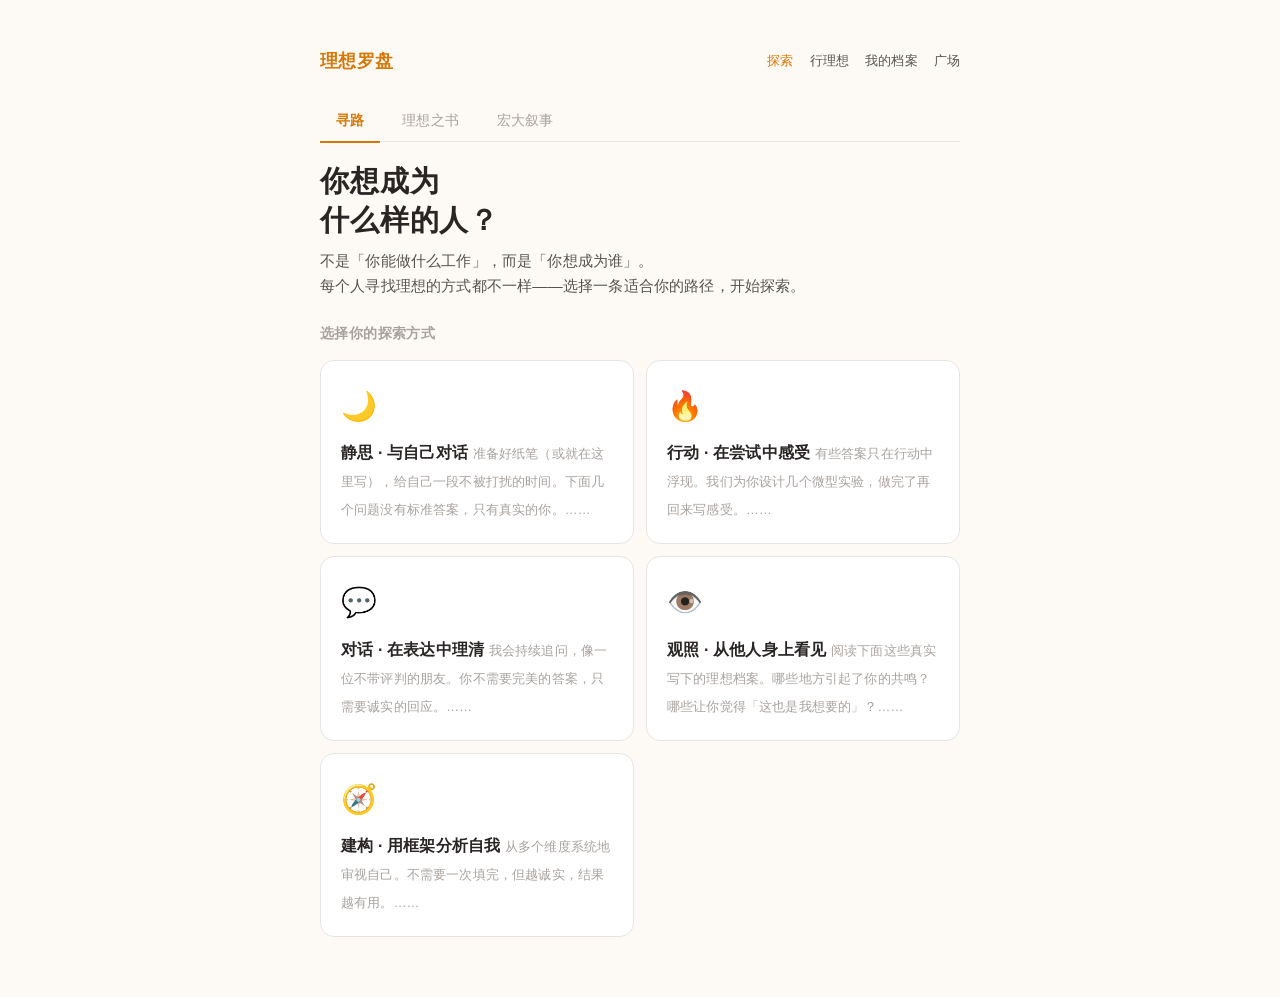
<file: 理想罗盘.html>
<!DOCTYPE html>
<html lang="zh-CN">
<head>
<meta charset="UTF-8">
<meta name="viewport" content="width=device-width, initial-scale=1.0">
<title>理想罗盘 — 发现你想成为什么样的人</title>
<link rel="icon" type="image/svg+xml" href="data:image/svg+xml,%3Csvg xmlns='http://www.w3.org/2000/svg' viewBox='0 0 64 64'%3E%3Ccircle cx='32' cy='32' r='29' fill='none' stroke='%23d97706' stroke-width='3'/%3E%3Ccircle cx='32' cy='32' r='4' fill='%23d97706'/%3E%3Cpolygon points='32,4 36,28 32,25 28,28' fill='%23d97706'/%3E%3Cpolygon points='32,60 28,36 32,39 36,36' fill='%23d97706' opacity='0.5'/%3E%3Cpolygon points='4,32 28,28 25,32 28,36' fill='%23d97706' opacity='0.4'/%3E%3Cpolygon points='60,32 36,36 39,32 36,28' fill='%23d97706' opacity='0.4'/%3E%3C/svg%3E">
<style>
  :root {
    --bg: #fdfaf5; --fg: #292524; --fg2: #57534e; --muted: #a8a29e;
    --accent: #d97706; --accent2: #f59e0b; --accent-bg: #fffbeb;
    --accent-border: #fde68a; --card: #ffffff; --border: #e7e5e4;
    --green: #16a34a; --green-bg: #f0fdf4; --green-border: #bbf7d0;
    --radius: 14px; --radius-sm: 10px;
    --shadow: 0 1px 3px rgba(0,0,0,0.04), 0 1px 2px rgba(0,0,0,0.03);
    --shadow-md: 0 4px 12px rgba(0,0,0,0.06);
  }
  *, *::before, *::after { box-sizing: border-box; margin: 0; padding: 0; }
  body {
    font-family: -apple-system, BlinkMacSystemFont, "PingFang SC", "Microsoft YaHei", "Noto Sans SC", sans-serif;
    background: var(--bg); color: var(--fg); min-height: 100vh; line-height: 1.75; letter-spacing: 0.01em;
  }
  .app-shell { max-width: 680px; margin: 0 auto; padding: 32px 20px 60px; }
  .topbar { display: flex; justify-content: space-between; align-items: center; padding: 14px 0; margin-bottom: 10px; flex-wrap: wrap; gap: 8px; }
  .logo { font-weight: 700; font-size: 1.1rem; color: var(--accent); cursor: pointer; letter-spacing: 0.02em; }
  .topbar-links { display: flex; gap: 16px; flex-wrap: wrap; }
  .topbar-link { font-size: 0.82rem; color: var(--fg2); cursor: pointer; transition: color 0.15s; font-weight: 500; white-space: nowrap; }
  .topbar-link:hover, .topbar-link.active { color: var(--accent); }
  .screen { display: none; }
  .screen.active { display: block; }
  .card { background: var(--card); border: 1px solid var(--border); border-radius: var(--radius); box-shadow: var(--shadow); padding: 36px 32px; margin-bottom: 20px; }
  h1 { font-size: 1.8rem; font-weight: 750; letter-spacing: 0.03em; line-height: 1.35; margin-bottom: 8px; }
  h2 { font-size: 1.35rem; font-weight: 700; letter-spacing: 0.02em; margin-bottom: 12px; }
  h3 { font-size: 1rem; font-weight: 650; margin-bottom: 6px; }
  .sub { color: var(--fg2); font-size: 0.95rem; margin-bottom: 24px; line-height: 1.65; }
  .btn { display: inline-flex; align-items: center; justify-content: center; gap: 6px; padding: 11px 26px; font-size: 0.93rem; font-weight: 600; border: none; border-radius: var(--radius-sm); cursor: pointer; transition: all 0.15s; letter-spacing: 0.02em; font-family: inherit; }
  .btn-primary { background: var(--accent); color: #fff; }
  .btn-primary:hover { background: #b45309; }
  .btn-outline { background: transparent; border: 1.5px solid var(--border); color: var(--fg2); }
  .btn-outline:hover { border-color: var(--accent); color: var(--accent); }
  .btn-ghost { background: transparent; color: var(--fg2); padding: 10px 16px; }
  .btn-ghost:hover { color: var(--fg); }
  .btn:disabled { opacity: 0.35; cursor: not-allowed; }
  .btn-sm { padding: 7px 16px; font-size: 0.82rem; }
  .btn-green { background: var(--green); color: #fff; }
  .btn-green:hover { background: #15803d; }

  /* Sub-tabs */
  .subtab-bar { display: flex; gap: 6px; margin-bottom: 20px; border-bottom: 1.5px solid var(--border); padding-bottom: 0; }
  .subtab { padding: 8px 16px; font-size: 0.85rem; cursor: pointer; color: var(--muted); border-bottom: 2px solid transparent; margin-bottom: -1.5px; transition: all 0.15s; font-weight: 500; }
  .subtab:hover { color: var(--fg2); }
  .subtab.active { color: var(--accent); border-bottom-color: var(--accent); font-weight: 650; }

  .path-grid { display: grid; grid-template-columns: 1fr 1fr; gap: 12px; }
  @media (max-width: 500px) { .path-grid { grid-template-columns: 1fr; } }
  .path-card { border: 1.5px solid var(--border); border-radius: var(--radius); padding: 20px; cursor: pointer; transition: all 0.2s; background: var(--card); text-align: left; }
  .path-card:hover { border-color: var(--accent-border); background: var(--accent-bg); box-shadow: var(--shadow-md); }
  .path-card .emoji { font-size: 1.8rem; margin-bottom: 8px; display: block; }
  .path-card .title { font-weight: 650; font-size: 1rem; margin-bottom: 4px; }
  .path-card .hint { font-size: 0.8rem; color: var(--muted); line-height: 1.45; }

  .prompt-question { font-size: 1.15rem; font-weight: 650; margin-bottom: 14px; line-height: 1.5; }
  .text-input { width: 100%; padding: 14px 16px; border: 1.5px solid var(--border); border-radius: var(--radius-sm); font-size: 0.95rem; font-family: inherit; line-height: 1.6; resize: vertical; min-height: 100px; background: #fafaf9; transition: border-color 0.15s; color: var(--fg); }
  .text-input:focus { outline: none; border-color: var(--accent); background: var(--card); box-shadow: 0 0 0 3px rgba(217,119,6,0.08); }
  .text-input::placeholder { color: var(--muted); }
  .step-indicator { display: flex; align-items: center; gap: 8px; margin-bottom: 24px; font-size: 0.82rem; color: var(--muted); }
  .step-dot-row { display: flex; gap: 5px; flex: 1; }
  .step-dot { height: 3px; flex: 1; border-radius: 2px; background: var(--border); transition: background 0.3s; }
  .step-dot.done { background: var(--accent-border); }
  .step-dot.current { background: var(--accent); }
  .tag-group { display: flex; flex-wrap: wrap; gap: 8px; margin: 8px 0; }
  .tag-btn { padding: 8px 16px; border: 1.5px solid var(--border); border-radius: 24px; font-size: 0.88rem; cursor: pointer; transition: all 0.15s; background: var(--card); color: var(--fg2); font-family: inherit; }
  .tag-btn:hover { border-color: var(--accent-border); background: var(--accent-bg); }
  .tag-btn.picked { border-color: var(--accent); background: #fef3c7; color: #92400e; font-weight: 600; }
  .profile-section { margin-bottom: 20px; }
  .profile-section h3 { font-size: 0.85rem; text-transform: uppercase; letter-spacing: 0.06em; color: var(--accent); margin-bottom: 8px; }
  .profile-block { background: #fafaf9; border-radius: var(--radius-sm); padding: 16px; font-size: 0.95rem; line-height: 1.7; white-space: pre-wrap; color: var(--fg); }
  .profile-block.empty { color: var(--muted); font-style: italic; }
  .community-grid { display: grid; grid-template-columns: 1fr; gap: 14px; }
  .persona-card { border: 1px solid var(--border); border-radius: var(--radius); padding: 20px; background: var(--card); cursor: pointer; transition: all 0.15s; }
  .persona-card:hover { border-color: var(--accent-border); box-shadow: var(--shadow-md); }
  .persona-header { display: flex; justify-content: space-between; align-items: baseline; margin-bottom: 6px; }
  .persona-name { font-weight: 650; font-size: 1rem; }
  .persona-date { font-size: 0.75rem; color: var(--muted); }
  .persona-statement { font-size: 0.9rem; color: var(--fg2); line-height: 1.6; display: -webkit-box; -webkit-line-clamp: 3; -webkit-box-orient: vertical; overflow: hidden; }
  .fade-in { animation: fadeIn 0.4s ease; }
  @keyframes fadeIn { from { opacity: 0; transform: translateY(10px); } to { opacity: 1; transform: translateY(0); } }
  .modal-overlay { position: fixed; inset: 0; background: rgba(0,0,0,0.3); display: flex; align-items: center; justify-content: center; z-index: 100; padding: 20px; }
  .modal { background: var(--card); border-radius: var(--radius); max-width: 560px; width: 100%; max-height: 85vh; overflow-y: auto; padding: 32px; box-shadow: 0 20px 40px rgba(0,0,0,0.15); }
  hr { border: none; border-top: 1px solid var(--border); margin: 24px 0; }
  .empty-state { text-align: center; padding: 40px 20px; color: var(--muted); }
  .empty-state .icon { font-size: 2.5rem; margin-bottom: 12px; }

  /* Book cards */
  .book-card { display: flex; gap: 16px; padding: 18px; border: 1px solid var(--border); border-radius: var(--radius); margin-bottom: 12px; background: var(--card); transition: all 0.15s; }
  .book-card:hover { border-color: var(--accent-border); box-shadow: var(--shadow-md); }
  .book-cover { width: 60px; height: 80px; border-radius: 6px; flex-shrink: 0; display: flex; align-items: center; justify-content: center; font-size: 1.6rem; }
  .book-info { flex: 1; }
  .book-title { font-weight: 650; font-size: 0.95rem; margin-bottom: 2px; }
  .book-author { font-size: 0.8rem; color: var(--muted); margin-bottom: 6px; }
  .book-why { font-size: 0.82rem; color: var(--accent); line-height: 1.5; }

  /* Narrative cards */
  .narrative-card { border: 1.5px solid var(--border); border-radius: var(--radius); padding: 24px; margin-bottom: 14px; background: var(--card); transition: all 0.15s; }
  .narrative-card:hover { border-color: var(--accent-border); box-shadow: var(--shadow-md); }
  .narrative-number { font-size: 2rem; font-weight: 800; color: var(--accent); line-height: 1; margin-bottom: 4px; }
  .narrative-fact { font-size: 0.95rem; font-weight: 650; margin-bottom: 8px; line-height: 1.5; }
  .narrative-detail { font-size: 0.85rem; color: var(--fg2); line-height: 1.65; margin-bottom: 10px; }
  .narrative-reflection { font-size: 0.82rem; color: var(--accent); font-style: italic; }

  /* Achievement */
  .achievement-grid { display: grid; grid-template-columns: 1fr 1fr; gap: 10px; }
  @media (max-width: 500px) { .achievement-grid { grid-template-columns: 1fr; } }
  .achievement-badge { border: 1.5px solid var(--border); border-radius: var(--radius); padding: 16px; text-align: center; transition: all 0.2s; background: var(--card); }
  .achievement-badge.earned { border-color: var(--green-border); background: var(--green-bg); }
  .achievement-badge .badge-icon { font-size: 2rem; display: block; margin-bottom: 6px; }
  .achievement-badge .badge-name { font-weight: 650; font-size: 0.85rem; margin-bottom: 2px; }
  .achievement-badge .badge-date { font-size: 0.7rem; color: var(--muted); }
  .achievement-badge.locked { opacity: 0.5; }

  /* Milestone timeline */
  .milestone-item { display: flex; gap: 12px; padding: 14px 0; border-bottom: 1px solid #f5f5f4; align-items: flex-start; }
  .milestone-item:last-child { border-bottom: none; }
  .milestone-check { width: 28px; height: 28px; border-radius: 50%; border: 2px solid var(--border); flex-shrink: 0; cursor: pointer; display: flex; align-items: center; justify-content: center; transition: all 0.2s; font-size: 0.8rem; background: var(--card); }
  .milestone-check.checked { background: var(--green); border-color: var(--green); color: #fff; }
  .milestone-check:hover { border-color: var(--green); }
  .milestone-body { flex: 1; }
  .milestone-title { font-weight: 600; font-size: 0.9rem; }
  .milestone-desc { font-size: 0.8rem; color: var(--muted); margin-top: 2px; }
  .milestone-done-title { text-decoration: line-through; color: var(--muted); }

  /* Resource card */
  .resource-card { display: flex; align-items: center; gap: 12px; padding: 12px 14px; border: 1px solid var(--border); border-radius: var(--radius-sm); margin-bottom: 8px; cursor: pointer; transition: all 0.15s; }
  .resource-card:hover { border-color: var(--accent-border); background: #fafaf9; }
  .resource-card.selected { border-color: var(--accent); background: var(--accent-bg); }
  .resource-icon { font-size: 1.3rem; flex-shrink: 0; }
  .resource-info { flex: 1; }
  .resource-name { font-weight: 600; font-size: 0.88rem; }
  .resource-type { font-size: 0.72rem; color: var(--muted); }

  .share-bar { display: flex; gap: 8px; margin-top: 12px; }
  .copied-toast { position: fixed; bottom: 30px; left: 50%; transform: translateX(-50%); background: var(--fg); color: #fff; padding: 10px 24px; border-radius: 24px; font-size: 0.85rem; z-index: 200; animation: fadeIn 0.3s ease; }
</style>
</head>
<body>
<div class="app-shell" id="app">

  <div class="topbar">
    <span class="logo" onclick="navigate('home')">理想罗盘</span>
    <div class="topbar-links">
      <span class="topbar-link active" data-nav="home" onclick="navigate('home')">探索</span>
      <span class="topbar-link" data-nav="action" onclick="navigate('action')">行理想</span>
      <span class="topbar-link" data-nav="profile" onclick="navigate('profile')">我的档案</span>
      <span class="topbar-link" data-nav="community" onclick="navigate('community')">广场</span>
    </div>
  </div>

  <!-- HOME SCREEN -->
  <div class="screen active" id="screen-home">
    <div class="subtab-bar" id="home-subtabs">
      <span class="subtab active" data-sub="paths" onclick="switchHomeTab('paths')">寻路</span>
      <span class="subtab" data-sub="books" onclick="switchHomeTab('books')">理想之书</span>
      <span class="subtab" data-sub="narratives" onclick="switchHomeTab('narratives')">宏大叙事</span>
    </div>
    <div id="home-tab-content" class="fade-in"></div>
  </div>

  <!-- EXPLORATION SCREEN -->
  <div class="screen" id="screen-explore">
    <div class="card fade-in" id="explore-card"></div>
  </div>

  <!-- ACTION SCREEN -->
  <div class="screen" id="screen-action">
    <div class="card fade-in" id="action-card"></div>
  </div>

  <!-- PROFILE SCREEN -->
  <div class="screen" id="screen-profile">
    <div class="card fade-in" id="profile-card"></div>
  </div>

  <!-- COMMUNITY SCREEN -->
  <div class="screen" id="screen-community">
    <div class="card fade-in" id="community-card"></div>
  </div>

</div>
<div id="modal-container"></div>

<script>
// ============================================================
// DATA
// ============================================================

const PATH_META = {
  reflect: { name: "静思 · 与自己对话", emoji: "🌙", desc: "准备好纸笔（或就在这里写），给自己一段不被打扰的时间。下面几个问题没有标准答案，只有真实的你。" },
  act: { name: "行动 · 在尝试中感受", emoji: "🔥", desc: "有些答案只在行动中浮现。我们为你设计几个微型实验，做完了再回来写感受。" },
  dialogue: { name: "对话 · 在表达中理清", emoji: "💬", desc: "我会持续追问，像一位不带评判的朋友。你不需要完美的答案，只需要诚实的回应。" },
  observe: { name: "观照 · 从他人身上看见", emoji: "👁️", desc: "阅读下面这些真实写下的理想档案。哪些地方引起了你的共鸣？哪些让你觉得「这也是我想要的」？" },
  frame: { name: "建构 · 用框架分析自我", emoji: "🧭", desc: "从多个维度系统地审视自己。不需要一次填完，但越诚实，结果越有用。" }
};

const REFLECT_PROMPTS = [
  { q: "童年时，你最喜欢做什么事？那时的你为什么感到快乐？", hint: "不要评判它是否「有用」，只是回忆。" },
  { q: "你曾经羡慕过谁？羡慕他/她的什么？", hint: "羡慕是一面镜子，照出你真正渴望的东西。" },
  { q: "如果完全不会失败，你最想尝试的一件事是什么？", hint: "去掉恐惧之后，剩下的就是方向。" },
  { q: "你希望80岁的自己如何评价这一生？", hint: "从终点回望，什么才真正重要。" },
  { q: "什么样的时刻让你觉得「这才是我」？描述一个具体的场景。", hint: "也许只是一个瞬间，但它有线索。" }
];

const ACT_EXPERIMENTS = [
  { title: "做一件你一直想但没做的事", desc: "哪怕很小——画一幅画、写一篇文章、和一个陌生人聊天、做一道从没做过的菜。花30分钟，就今天。", q: "做完之后，你的感受是什么？过程中有没有哪个瞬间让你觉得投入或享受？" },
  { title: "观察你一周中的高峰时刻", desc: "接下来一周，每天记录三个让你觉得充实或愉悦的时刻。不是刷手机的快乐，而是做完之后觉得「今天没白过」的那种。", q: "回顾你的记录，有没有什么规律？这些时刻在做什么类型的事？" },
  { title: "和一个你做不来的人聊聊", desc: "找一个和你走在完全不同道路上的人——不同的行业、不同的生活方式——和他/她聊一聊，问问对方为什么选择这条路。", q: "对方的哪一个观点让你觉得意外或触动？为什么？" },
  { title: "想象你的「反事实人生」", desc: "选一个你人生中的转折点。如果当时你做了另一个选择，你现在会在做什么？认真想象那条路。", q: "那个平行世界里的你，拥有你现在缺少的什么？你现在拥有的，有没有那个世界里的你也羡慕的？" }
];

const DIALOGUE_START = { q: "告诉我，最近一次让你觉得「这件事值得做」是什么时候？", name: "q1" };
const DIALOGUE_FOLLOWUPS = {
  q1: { q: "那种「值得」的感觉，具体来自哪里——是事情本身有趣，还是它带来的结果让你满足？", next: "q2" },
  q2: { q: "如果剥离外在的认可（钱、掌声、别人的看法），你还会做类似的事吗？", next: "q3" },
  q3: { q: "如果不考虑任何现实限制，你希望把生命中接下来十年投入到什么事情上？", next: "q4" },
  q4: { q: "你说出了那个方向。现在想想，你已经在为它做什么了？哪怕很小。", next: "q5" },
  q5: { q: "最后一个问题：如果五年后你回头看今天的自己，你最希望今天的你迈出的第一步是什么？", next: null }
};

const SAMPLE_PROFILES = [
  { name: "匿名 · 26岁", statement: "我想成为那种能用文字让人感到「被理解」的人。小时候我喜欢给朋友写信，不是那种寒暄的信，而是认真地告诉对方我觉得他有多特别。后来我学了金融，但我发现我做报表的时候在想「能不能把这份分析报告写得像一封信」。可能我的理想不是什么具体的职位——而是无论做什么，都保持用文字真诚地连接人。", values: ["真诚", "连接", "表达"], action: "每周写一篇短文，不为了发表，只是为了练习真诚地说话。" },
  { name: "匿名 · 31岁", statement: "我想成为一个「搭桥的人」。我的社区里有很多有才华的年轻人，但他们不知道去哪里找机会。我在大公司工作了八年，看到了两边——一边是需要人才的企业，一边是找不到路的人。我的理想是做一个连接器，把资源引到被忽视的地方。不是做慈善，是做生态。", values: ["公平", "赋能", "创造"], action: "已经开始在工作之余搭建一个技能分享的小组，目前有12个人每周见面。" },
  { name: "匿名 · 22岁", statement: "说实话我不知道我想成为什么样的人。但我知道我不想成为什么样——我不想成为一个麻木的人。我看到太多人30岁以后就不再好奇了，不再激动了，不再觉得「哇这个世界还有这么多我不知道的东西」。所以目前我的理想很简单：保持好奇，保持柔软，不要让自己变硬。", values: ["好奇", "柔软", "成长"], action: "每个月学一样完全陌生的东西。上个月是陶艺，这个月是观鸟。" }
];

const FRAME_DIMENSIONS = [
  { title: "能量来源", q: "什么样的事情让你精力充沛而不是疲惫？", tags: ["独自思考", "与人交流", "创造东西", "解决问题", "组织协调", "动手操作", "学习新知", "帮助他人"] },
  { title: "核心恐惧", q: "你最害怕自己的人生变成什么样子？", tags: ["一事无成", "失去自由", "被人遗忘", "平庸度日", "伤害他人", "孤独终老", "没有意义", "停滞不前"] },
  { title: "心之所向", q: "你希望这个世界因为你的存在而有什么不同？", tags: ["更公平", "更美", "更高效", "更温暖", "更有趣", "更健康", "更智慧", "更自由"] }
];

// ---- Ideal Books ----
const BOOKS = [
  { title: "活出生命的意义", author: "维克多·弗兰克尔", why: "一位从纳粹集中营幸存的心理学家，用一生证明：人可以在任何处境中找到意义。如果你觉得「我不知道为什么而活」，这本书是起点。", emoji: "📖", color: "#fef2f2" },
  { title: "牧羊少年奇幻之旅", author: "保罗·柯艾略", why: "一个关于追随内心召唤的寓言。当你真正渴望某件事时，整个宇宙都会合力助你实现。短小、易读，但可能改变你看待理想的方式。", emoji: "🐪", color: "#fefce8" },
  { title: "你想活出怎样的人生", author: "吉野源三郎", why: "一本在日本影响了几代人的书，借一个少年和舅舅的对话，探讨「人为什么活着」「什么是真正的价值」。宫崎骏的同名电影也由此而发。", emoji: "🌏", color: "#f0fdf4" },
  { title: "被讨厌的勇气", author: "岸见一郎 / 古贺史健", why: "阿德勒心理学的通俗化解读。核心观点：你的现在不由过去决定，你的理想也不需要别人认可。如果你总在顾虑他人眼光，这本书是解药。", emoji: "🦁", color: "#fdf4ff" },
  { title: "斯坦福大学人生设计课", author: "比尔·博内特 / 戴夫·伊万斯", why: "用设计思维面对人生——不是找到「唯一正确的路」，而是不断原型、测试、迭代。实操性极强，有很多可以立刻上手的练习。", emoji: "🎨", color: "#eff6ff" },
  { title: "小王子", author: "安托万·德·圣-埃克苏佩里", why: "不是童书。关于什么才是「重要的事」，关于用心去看那些眼睛看不见的东西。当你被实用主义淹没时，回来读一读小王子。", emoji: "⭐", color: "#fff7ed" },
  { title: "当我谈跑步时我谈些什么", author: "村上春树", why: "村上通过跑步反思写作和人生。他的核心洞察：持久的热情不是靠冲动，而是靠日复一日的纪律。理想不是激情，是习惯。", emoji: "🏃", color: "#f5f5f4" },
  { title: "人类群星闪耀时", author: "斯蒂芬·茨威格", why: "14个改变世界的历史瞬间。读这本书会让你意识到：一个人的决定可以改变历史的走向。你不是旁观者，你是潜在的「群星」之一。", emoji: "✨", color: "#fefce8" }
];

// ---- Grand Narratives ----
const NARRATIVES = [
  { number: "7.35亿", fact: "全球有7.35亿人面临饥饿", detail: "相当于每10个人中就有1个人不知道下一顿饭在哪里。不是因为食物不够——全球生产的食物足以喂饱所有人。是分配、冲突、气候和不公让粮食到不了需要的人手里。", reflection: "如果你拥有组织资源、制定政策、搭建系统或传播信息的能力——你愿意为改变这个数字做什么？", emoji: "🌾" },
  { number: "2.58亿", fact: "全球有2.58亿儿童和青少年失学", detail: "其中大多数集中在撒哈拉以南非洲和南亚。这不是因为他们不想学习——是因为贫穷、战争、性别歧视。教育是打破贫困循环最有效的方式，但它偏偏最不容易到达需要它的人。", reflection: "如果你擅长教学、写作、技术或组织——有什么方式是你可以把知识送到那些去不了学校的孩子面前的？", emoji: "📚" },
  { number: "80亿", fact: "地球上住着80亿人，但有近一半人从未使用过互联网", detail: "数字鸿沟比我们想象的大得多。在部分非洲国家，上网率不到20%。这意味着全球近一半的声音、创意和潜力从未被世界听到。", reflection: "如果你懂得技术、设计或内容创作——你愿意为「连接另一半世界」做点什么？", emoji: "🌐" },
  { number: "100万", fact: "每年有100万物种面临灭绝威胁", detail: "根据IPBES报告，地球上约八分之一的物种正面临灭绝风险。这不是遥远的未来——它正在发生。森林在消失，海洋在酸化，昆虫在减少。生物多样性是人类生存的基础。", reflection: "如果你关心自然、擅长科学或传播——你愿意用什么方式成为这个星球的守护者？", emoji: "🦋" },
  { number: "50%", fact: "全球碳排放的50%来自最富裕的10%人口", detail: "气候变化是不平等的放大器：碳排放最少的最贫困国家，承受着最大的气候灾难——洪水、干旱、飓风。富人制造问题，穷人承受后果。", reflection: "如果你关心公平、懂得技术或政策——你能做什么来推动一个更可持续也更公正的世界？", emoji: "🌍" },
  { number: "1/3", fact: "全球三分之一的女性曾遭遇暴力", detail: "根据WHO的数据，这是全球最普遍但最不被看见的人权危机之一。它发生在每个国家、每个阶层。改变它需要的不是单一的英雄，而是无数人从各自的位置上推动文化、法律和观念的变化。", reflection: "无论你的性别——如果你在乎公平、安全和尊严，你可以在哪里发挥作用？", emoji: "🤲" }
];

// ---- Resource Map (value → recommended resources) ----
const RESOURCE_MAP = {
  "自由": { books: ["被讨厌的勇气", "瓦尔登湖", "逃避自由"], vids: [{ title: "自由的真正含义是什么？", type: "TED-Ed" }, { title: "极简主义：记录生命中的重要事物", type: "纪录片" }], actions: ["尝试一周「零承诺」生活——不预设任何社交和任务，看看你的自由感从何而来", "列一张「不做什么」的清单，比「做什么」更重要"] },
  "创造": { books: ["艺术与恐惧", "创新者的窘境", "赖声川的创意学"], vids: [{ title: "创造力来自哪里？", type: "TED" }, { title: "抽象：设计的艺术", type: "Netflix 纪录片系列" }], actions: ["每天做一件和主业无关的创作——画画、写诗、做菜、拍照——连做14天", "加入一个创作者社群，每周分享一次自己的作品"] },
  "连接": { books: ["非暴力沟通", "群体的智慧", "社交天性"], vids: [{ title: "脆弱的力量", type: "TED (Brené Brown)" }, { title: "如何建立更深的连接？", type: "The School of Life" }], actions: ["这周主动联系一个你很久没联系但欣赏的人，告诉对方你为什么想起他/她", "组织一次小型的「理想夜谈」——邀请3-5个朋友，每个人分享自己真正想做的事"] },
  "成长": { books: ["终身成长", "刻意练习", "原子习惯"], vids: [{ title: "成长型思维的力量", type: "TED (Carol Dweck)" }, { title: "学习如何学习", type: "Coursera 免费课程" }], actions: ["选一个你一直想学但觉得「太难了」的技能，每天投入25分钟，坚持21天", "写一份「月度成长复盘」——你学到了什么？什么改变了你的想法？"] },
  "公平": { books: ["正义论", "贫穷的本质", "看不见的女性"], vids: [{ title: "正义：该如何做是好？", type: "哈佛公开课 (Michael Sandel)" }, { title: "不平等如何影响我们？", type: "TED (Richard Wilkinson)" }], actions: ["研究一个你关心的公平议题（教育、收入、性别、种族），写一篇1000字的分析", "在你所在的社区或行业找一个你可以推动的小改变——哪怕是修改一份不合理的流程"] },
  "影响": { books: ["影响力", "引爆点", "疯传"], vids: [{ title: "如何发起一场运动？", type: "TED (Derek Sivers)" }, { title: "伟大的领导者做什么？", type: "TED (Simon Sinek)" }], actions: ["把你的理想写成一篇公开文章，发在朋友圈或社交媒体上，看看谁会响应", "找一个你认同的组织，主动联系他们，问「我可以用什么方式帮忙」"] },
  "智慧": { books: ["思想的力量", "道德经", "思考，快与慢"], vids: [{ title: "哲学如何拯救你的生活？", type: "The School of Life 系列" }, { title: "斯多葛主义的生活艺术", type: "YouTube 公开课" }], actions: ["每天留20分钟「沉思时间」——不看书不看手机，只是思考一个你认为重要的问题", "找一个和你的思维方式完全不同的人深聊一次，不是为了说服对方，而是为了理解"] },
  "温暖": { books: ["爱的艺术", "共情的力量", "好好告别"], vids: [{ title: "善良的科学", type: "TED" }, { title: "临终前最后悔的五件事", type: "TEDx" }], actions: ["每天做一件不求回报的好事，记录对方的反应和你自己的感受", "去看望一位老人（祖父母、邻居、社区的长者），认真听他/她讲年轻时的故事"] },
  "独立": { books: ["瓦尔登湖", "一间只属于自己的房间", "在自己房间里的旅行"], vids: [{ title: "独处的力量", type: "TED" }, { title: "如何做出真正属于自己的决定？", type: "The School of Life" }], actions: ["做一个「如果没有任何人在乎，我会怎么做」的选择——哪怕是小事", "写一份「独立宣言」：在什么方面你想减少对他人的依赖？在什么方面你愿意接受互相依存？"] },
  "冒险": { books: ["荒野生存", "夜航西飞", "天生就会跑"], vids: [{ title: "为什么冒险对成长至关重要？", type: "TED" }, { title: "徒手攀岩", type: "纪录片 (Free Solo)" }], actions: ["选一个让你心跳加速但可以控制风险的事——攀岩、公开演讲、独自旅行——这周就做", "列出三件你一直因为恐惧而没做的事，选一件最小、最简单的开始"] },
  "真实": { books: ["脆弱的力量", "成为", "把自己作为方法"], vids: [{ title: "真实的代价", type: "TED" }, { title: "如何过一种真实的人生？", type: "The School of Life" }], actions: ["本周和一个人进行一次「不舒服但诚实」的对话——说出你真正在想的事", "写一封信给10年前的自己，不和任何人分享——看看你对「真实」的定义如何改变了"] },
  "平衡": { books: ["慢下来", "深度工作", "精力管理"], vids: [{ title: "如何实现工作与生活的平衡？", type: "TED" }, { title: "正念革命", type: "Headspace 系列" }], actions: ["重新设计你的一天：把时间分成「创造时间」和「恢复时间」，各占多少？试试新比例", "尝试一周「数字安息日」——每周有一天完全不上网，看你失去了什么、得到了什么"] },
  "卓越": { books: ["刻意练习", "心流", "从优秀到卓越"], vids: [{ title: "卓越的秘密", type: "TED" }, { title: "为什么完美的练习比天才更重要？", type: "TED-Ed" }], actions: ["选一个你已有的技能，设定一个「突破性目标」——不是提高10%，而是想翻倍的", "找一个在你领域里比你强得多的人，请他/她喝杯咖啡，问「我应该怎么练」"] }
};

const DEFAULT_RESOURCE = { books: ["你想活出怎样的人生", "活出生命的意义"], vids: [{ title: "如何找到你真正热爱的事？", type: "TED" }, { title: "Ikigai：日本人长寿幸福的原因", type: "YouTube" }], actions: ["把你想做的事写下来，读给你信任的人听，问对方的反馈", "找三个已经在做这件事的人，看他们的路径——不是模仿，是学习可能性", "每天留20分钟，什么也不做，只问自己一个问题：我今天做的事，离我想成为的人更近了吗？"] };

// Community seeds
const SEED_COMMUNITY = [
  { id: "seed1", name: "林小月", date: "2026-05-20", statement: "我想成为一个能让老人不孤独的人。去年外公去世后，我发现他最后几年最缺的不是医疗，是有人认真听他说话。我打算开一个社区口述历史项目，帮老人记录他们的故事。目前已经采访了6位老人。", values: ["倾听", "传承", "温暖"], progress: "正在申请社区场地" },
  { id: "seed2", name: "陈远", date: "2026-05-18", statement: "我想造一栋自己设计的房子。不是成为建筑师——我是程序员——而是我越来越觉得，写代码和造房子是同一件事：都是在搭建让人感到「待在这里真好」的空间。我想把这种理念融入到我的产品设计里。", values: ["创造", "空间", "归属"], progress: "业余时间自学建筑基础，同时在工作中尝试UX方向的转型" },
  { id: "seed3", name: "张思齐", date: "2026-05-15", statement: "我想成为那种40岁时眼睛里还有光的人。听起来很虚，但我见过太多人被生活磨平了。我的理想不是某个职业，而是一种状态——永远在成长，永远对人有好奇心，永远不觉得「就这样了」。", values: ["成长", "好奇", "生命力"], progress: "保持每个月认识一个新朋友，读一本不在自己舒适区的书" },
  { id: "seed4", name: "小野", date: "2026-05-12", statement: "我花了好几年才承认：我只想做植物相关的事。不是开玩笑。从小我就能盯着一片叶子看半天，大学学了计算机因为「好就业」，但我的阳台现在有47盆植物。我辞职了，现在在一家园艺公司做数字化，工资少了一半，但每天早上是跑着去上班的。", values: ["热爱", "自然", "勇气"], progress: "正在准备考园艺师资格证" }
];

// ============================================================
// STATE
// ============================================================

let currentPath = null, currentStep = 0, answers = {}, dialogueHistory = [], idealProfile = null;
let homeTab = "paths";
let actionSelections = { resources: [], actions: [] };
let observedIdx = null;

// ============================================================
// PERSISTENCE
// ============================================================

function loadProfile() { const raw = localStorage.getItem("ic_profile"); return raw ? JSON.parse(raw) : null; }
function saveProfile(p) { idealProfile = p; localStorage.setItem("ic_profile", JSON.stringify(p)); }
function loadCommunity() { const raw = localStorage.getItem("ic_community"); let e = raw ? JSON.parse(raw) : []; if (e.length === 0) { e = SEED_COMMUNITY; localStorage.setItem("ic_community", JSON.stringify(e)); } return e; }
function saveCommunityEntry(entry) { const e = loadCommunity(); e.unshift(entry); localStorage.setItem("ic_community", JSON.stringify(e)); }
function loadAchievements() { const raw = localStorage.getItem("ic_achievements"); return raw ? JSON.parse(raw) : []; }
function saveAchievements(a) { localStorage.setItem("ic_achievements", JSON.stringify(a)); }
function loadActionPlan() { const raw = localStorage.getItem("ic_actionplan"); return raw ? JSON.parse(raw) : null; }
function saveActionPlan(p) { localStorage.setItem("ic_actionplan", JSON.stringify(p)); }
function loadNickname() { return localStorage.getItem("ic_nickname") || ""; }
function saveNickname(n) { localStorage.setItem("ic_nickname", n); }

// ============================================================
// NAVIGATION
// ============================================================

function navigate(screen) {
  document.querySelectorAll(".screen").forEach(s => s.classList.remove("active"));
  document.querySelectorAll(".topbar-link").forEach(l => l.classList.remove("active"));
  const target = document.getElementById("screen-" + screen);
  if (target) target.classList.add("active");
  const link = document.querySelector('[data-nav="' + screen + '"]');
  if (link) link.classList.add("active");
  if (screen === "profile") renderProfile();
  if (screen === "community") renderCommunity();
  if (screen === "home") { renderHomeTab(); }
  if (screen === "action") renderActionModule();
  if (screen === "home") { currentPath = null; currentStep = 0; answers = {}; dialogueHistory = []; }
}

// ============================================================
// HOME SCREEN — SUB TABS
// ============================================================

function switchHomeTab(tab) {
  homeTab = tab;
  document.querySelectorAll("#home-subtabs .subtab").forEach(s => s.classList.remove("active"));
  const st = document.querySelector('[data-sub="' + tab + '"]');
  if (st) st.classList.add("active");
  renderHomeTab();
}

function renderHomeTab() {
  const container = document.getElementById("home-tab-content");
  if (homeTab === "paths") renderPathsTab(container);
  else if (homeTab === "books") renderBooksTab(container);
  else if (homeTab === "narratives") renderNarrativesTab(container);
}

function renderPathsTab(container) {
  container.innerHTML = `
    <h1>你想成为<br>什么样的人？</h1>
    <p class="sub">不是「你能做什么工作」，而是「你想成为谁」。<br>每个人寻找理想的方式都不一样——选择一条适合你的路径，开始探索。</p>
    <p style="font-size:0.85rem;color:var(--muted);margin-bottom:14px;font-weight:600;letter-spacing:0.03em;">选择你的探索方式</p>
    <div class="path-grid">
      ${Object.entries(PATH_META).map(([key, m]) => `
        <div class="path-card" onclick="startPath('${key}')">
          <span class="emoji">${m.emoji}</span>
          <span class="title">${m.name}</span>
          <span class="hint">${m.desc.slice(0, 50)}……</span>
        </div>
      `).join("")}
    </div>
  `;
}

function renderBooksTab(container) {
  container.innerHTML = `
    <h1>理想之书</h1>
    <p class="sub">有些书不教你技能，而是帮你看到自己。以下是我们精选的八本与理想、意义和人生方向有关的书。</p>
    ${BOOKS.map(b => `
      <div class="book-card">
        <div class="book-cover" style="background:${b.color};">${b.emoji}</div>
        <div class="book-info">
          <div class="book-title">${escapeHtml(b.title)}</div>
          <div class="book-author">${escapeHtml(b.author)}</div>
          <div class="book-why">「${escapeHtml(b.why)}」</div>
        </div>
      </div>
    `).join("")}
    <p style="text-align:center;color:var(--muted);font-size:0.85rem;margin-top:16px;">读完任何一本，回来用「静思」路径写下你的感受。</p>
    <button class="btn btn-outline" onclick="switchHomeTab('paths')" style="margin-top:8px;display:block;margin-left:auto;margin-right:auto;">回到寻路</button>
  `;
}

function renderNarrativesTab(container) {
  container.innerHTML = `
    <h1>宏大叙事</h1>
    <p class="sub">这个世界很大，大到每个人的理想都能找到一个值得的方向。以下是一些正在发生的事实——也许其中一个会唤醒你想做的事。</p>
    ${NARRATIVES.map(n => `
      <div class="narrative-card">
        <div style="display:flex;align-items:baseline;gap:10px;margin-bottom:6px;">
          <span style="font-size:1.5rem;">${n.emoji}</span>
          <span class="narrative-number">${escapeHtml(n.number)}</span>
        </div>
        <p class="narrative-fact">${escapeHtml(n.fact)}</p>
        <p class="narrative-detail">${escapeHtml(n.detail)}</p>
        <p class="narrative-reflection">「${escapeHtml(n.reflection)}」</p>
      </div>
    `).join("")}
    <p style="text-align:center;color:var(--muted);font-size:0.85rem;margin-top:16px;">看到让你心动的方向？回到「寻路」选一条路径开始探索。</p>
    <button class="btn btn-outline" onclick="switchHomeTab('paths')" style="margin-top:8px;display:block;margin-left:auto;margin-right:auto;">回到寻路</button>
  `;
}

// ============================================================
// EXPLORATION PATHS (existing, ported)
// ============================================================

function startPath(path) { currentPath = path; currentStep = 0; answers = {}; dialogueHistory = []; navigate("explore"); renderExploreStep(); }

function getPathLength() {
  if (currentPath === "reflect") return REFLECT_PROMPTS.length;
  if (currentPath === "act") return ACT_EXPERIMENTS.length;
  if (currentPath === "dialogue") return Object.keys(DIALOGUE_FOLLOWUPS).length + 1;
  if (currentPath === "observe") return 1;
  if (currentPath === "frame") return FRAME_DIMENSIONS.length;
  return 5;
}

function renderExploreStep() {
  const card = document.getElementById("explore-card");
  const meta = PATH_META[currentPath];
  if (currentStep === 0) {
    card.innerHTML = '<div style="display:flex;align-items:center;gap:10px;margin-bottom:16px;"><span style="font-size:1.8rem;">' + meta.emoji + '</span><div><span style="font-weight:700;font-size:1.1rem;">' + meta.name + '</span><span style="color:var(--muted);font-size:0.8rem;display:block;">第 ' + (currentStep + 1) + ' 步 / 共 ' + (getPathLength() + 1) + ' 步</span></div></div><p class="sub">' + meta.desc + '</p><button class="btn btn-primary" onclick="advanceExplore()">开始</button><button class="btn btn-ghost" onclick="navigate(\'home\')" style="margin-left:8px;">返回</button>';
    return;
  }
  if (currentPath === "reflect") renderReflectStep(card);
  else if (currentPath === "act") renderActStep(card);
  else if (currentPath === "dialogue") renderDialogueStep(card);
  else if (currentPath === "observe") renderObserveStep(card);
  else if (currentPath === "frame") renderFrameStep(card);
}

function advanceExplore() {
  currentStep++;
  if (currentPath === "reflect" && currentStep > REFLECT_PROMPTS.length) { buildProfileFromAnswers(); return; }
  if (currentPath === "act" && currentStep > ACT_EXPERIMENTS.length) { buildProfileFromAnswers(); return; }
  if (currentPath === "dialogue" && currentStep > Object.keys(DIALOGUE_FOLLOWUPS).length + 1) { buildProfileFromAnswers(); return; }
  if (currentPath === "observe" && currentStep > 1) { buildProfileFromAnswers(); return; }
  if (currentPath === "frame" && currentStep > FRAME_DIMENSIONS.length) { buildProfileFromAnswers(); return; }
  renderExploreStep();
}

// --- Reflect ---
function renderReflectStep(card) {
  var idx = currentStep - 1, p = REFLECT_PROMPTS[idx], total = REFLECT_PROMPTS.length, prev = answers["reflect_" + idx] || "";
  var dots = ""; for (var i = 0; i < total; i++) { dots += '<div class="step-dot ' + (i < idx ? 'done' : i === idx ? 'current' : '') + '"></div>'; }
  card.innerHTML = '<div class="fade-in"><div class="step-indicator"><span>' + currentStep + ' / ' + (total + 1) + '</span><div class="step-dot-row">' + dots + '</div></div><p class="prompt-question">' + escapeHtml(p.q) + '</p><p style="color:var(--muted);font-size:0.82rem;margin-bottom:10px;">' + escapeHtml(p.hint) + '</p><textarea class="text-input" id="reflect-answer" placeholder="写下你真实的感受……">' + escapeHtml(prev) + '</textarea><div style="margin-top:20px;display:flex;gap:10px;justify-content:space-between;"><button class="btn btn-ghost" onclick="currentStep--;renderExploreStep();" ' + (currentStep <= 1 ? 'disabled' : '') + '>上一题</button><button class="btn btn-primary" onclick="saveReflectAnswer(' + idx + ')">' + (idx < total - 1 ? '下一题' : '完成') + '</button></div></div>';
  setTimeout(function() { var ta = document.getElementById("reflect-answer"); if (ta) ta.focus(); }, 100);
}
function saveReflectAnswer(idx) { answers["reflect_" + idx] = document.getElementById("reflect-answer").value.trim(); advanceExplore(); }

// --- Act ---
function renderActStep(card) {
  var idx = currentStep - 1, exp = ACT_EXPERIMENTS[idx], total = ACT_EXPERIMENTS.length, prev = answers["act_" + idx] || "";
  var dots = ""; for (var i = 0; i < total; i++) { dots += '<div class="step-dot ' + (i < idx ? 'done' : i === idx ? 'current' : '') + '"></div>'; }
  card.innerHTML = '<div class="fade-in"><div class="step-indicator"><span>实验 ' + currentStep + ' / ' + (total + 1) + '</span><div class="step-dot-row">' + dots + '</div></div><div style="background:var(--accent-bg);border:1px solid var(--accent-border);border-radius:var(--radius-sm);padding:16px;margin-bottom:16px;"><span style="font-weight:700;font-size:1rem;">🧪 ' + escapeHtml(exp.title) + '</span><p style="font-size:0.9rem;color:var(--fg2);margin-top:6px;">' + escapeHtml(exp.desc) + '</p></div><p class="prompt-question" style="font-size:1rem;">' + escapeHtml(exp.q) + '</p><textarea class="text-input" id="act-answer" placeholder="做完实验后，回来写下你的感受……">' + escapeHtml(prev) + '</textarea><div style="margin-top:20px;display:flex;gap:10px;justify-content:space-between;"><button class="btn btn-ghost" onclick="currentStep--;renderExploreStep();" ' + (currentStep <= 1 ? 'disabled' : '') + '>上一个实验</button><button class="btn btn-primary" onclick="saveActAnswer(' + idx + ')">' + (idx < total - 1 ? '下一个实验' : '完成') + '</button></div></div>';
}
function saveActAnswer(idx) { answers["act_" + idx] = document.getElementById("act-answer").value.trim(); advanceExplore(); }

// --- Dialogue ---
function renderDialogueStep(card) {
  var step = currentStep - 1, q;
  if (step === 0) q = DIALOGUE_START;
  else { var prevKey = step === 1 ? "q1" : DIALOGUE_FOLLOWUPS["q" + (step - 1)]?.next; if (!prevKey) { buildProfileFromAnswers(); return; } q = DIALOGUE_FOLLOWUPS[prevKey]; if (!q) { buildProfileFromAnswers(); return; } }
  var total = Object.keys(DIALOGUE_FOLLOWUPS).length + 1, prev = answers["dialogue_" + step] || "";
  var dots = ""; for (var i = 0; i < total; i++) { dots += '<div class="step-dot ' + (i < step ? 'done' : i === step ? 'current' : '') + '"></div>'; }
  var hist = "";
  if (dialogueHistory.length > 0) { hist = '<div style="margin-bottom:20px;padding:16px;background:#fafaf9;border-radius:var(--radius-sm);max-height:200px;overflow-y:auto;">'; dialogueHistory.forEach(function(h) { hist += '<p style="font-size:0.82rem;color:var(--muted);margin-bottom:2px;">—— 我问：</p><p style="font-size:0.88rem;margin-bottom:8px;">' + escapeHtml(h.q) + '</p><p style="font-size:0.82rem;color:var(--muted);margin-bottom:2px;">—— 你答：</p><p style="font-size:0.88rem;margin-bottom:14px;color:var(--fg2);">' + escapeHtml(h.a) + '</p>'; }); hist += '</div>'; }
  card.innerHTML = '<div class="fade-in"><div class="step-indicator"><span>对话 ' + currentStep + ' / ' + (total + 1) + '</span><div class="step-dot-row">' + dots + '</div></div>' + hist + '<p class="prompt-question">' + escapeHtml(q.q) + '</p><textarea class="text-input" id="dialogue-answer" placeholder="想到什么就写什么……">' + escapeHtml(prev) + '</textarea><div style="margin-top:20px;display:flex;gap:10px;justify-content:space-between;"><button class="btn btn-ghost" onclick="dialogueBack()" ' + (currentStep <= 1 ? 'disabled' : '') + '>返回</button><button class="btn btn-primary" onclick="saveDialogueAnswer(' + step + ')">' + (step < total - 1 ? '继续' : '完成') + '</button></div></div>';
  setTimeout(function() { var ta = document.getElementById("dialogue-answer"); if (ta) ta.focus(); }, 100);
}
function saveDialogueAnswer(step) {
  var val = document.getElementById("dialogue-answer").value.trim(); answers["dialogue_" + step] = val;
  var qText = step === 0 ? DIALOGUE_START.q : DIALOGUE_FOLLOWUPS[step === 1 ? "q1" : DIALOGUE_FOLLOWUPS["q" + (step - 1)]?.next]?.q || "";
  dialogueHistory.push({ q: qText, a: val }); advanceExplore();
}
function dialogueBack() { if (currentStep > 1) { dialogueHistory.pop(); currentStep--; renderExploreStep(); } }

// --- Observe ---
function renderObserveStep(card) {
  card.innerHTML = '<div class="fade-in"><p class="prompt-question">阅读这些真实的理想档案</p><p style="color:var(--muted);font-size:0.85rem;margin-bottom:20px;">点击任何一个让你有共鸣的，或者全部读完再做决定。</p><div style="display:flex;flex-direction:column;gap:14px;margin-bottom:20px;">' + SAMPLE_PROFILES.map(function(p, i) { return '<div class="persona-card" onclick="observePick(' + i + ')" id="observe-' + i + '" style="cursor:pointer;"><div class="persona-header"><span class="persona-name">' + escapeHtml(p.name) + '</span></div><p class="persona-statement" style="-webkit-line-clamp:unset;">' + escapeHtml(p.statement) + '</p><div class="tag-group" style="margin-top:8px;">' + p.values.map(function(v) { return '<span class="tag-btn picked" style="cursor:default;font-size:0.78rem;padding:4px 12px;">' + escapeHtml(v) + '</span>'; }).join("") + '</div></div>'; }).join("") + '</div><p class="prompt-question" style="font-size:1rem;">哪一份档案最触动你？为什么？有没有哪句话让你觉得「这也是我想说的」？</p><textarea class="text-input" id="observe-reflection" placeholder="写下你的感受……">' + escapeHtml(answers["observe_reflection"] || "") + '</textarea><div style="margin-top:20px;display:flex;gap:10px;justify-content:space-between;"><button class="btn btn-ghost" onclick="navigate(\'home\')">返回</button><button class="btn btn-primary" onclick="saveObserveAnswer()">生成我的理想档案</button></div></div>';
}
function observePick(i) { observedIdx = i; document.querySelectorAll("[id^='observe-']").forEach(function(el) { el.style.borderColor = "var(--border)"; }); var el = document.getElementById("observe-" + i); if (el) el.style.borderColor = "var(--accent)"; }
function saveObserveAnswer() { answers["observe_reflection"] = document.getElementById("observe-reflection").value.trim(); if (observedIdx !== null) answers["observe_picked"] = observedIdx; advanceExplore(); }

// --- Frame ---
function renderFrameStep(card) {
  var idx = currentStep - 1, dim = FRAME_DIMENSIONS[idx], total = FRAME_DIMENSIONS.length, picked = answers["frame_" + idx] || [];
  var dots = ""; for (var i = 0; i < total; i++) { dots += '<div class="step-dot ' + (i < idx ? 'done' : i === idx ? 'current' : '') + '"></div>'; }
  card.innerHTML = '<div class="fade-in"><div class="step-indicator"><span>维度 ' + currentStep + ' / ' + (total + 1) + '</span><div class="step-dot-row">' + dots + '</div></div><div style="margin-bottom:16px;"><span style="font-weight:700;color:var(--accent);font-size:0.85rem;letter-spacing:0.03em;">' + escapeHtml(dim.title) + '</span></div><p class="prompt-question">' + escapeHtml(dim.q) + '</p><p style="color:var(--muted);font-size:0.82rem;margin-bottom:12px;">选择最符合的（可多选）</p><div class="tag-group" id="frame-tags">' + dim.tags.map(function(t) { var isP = picked.indexOf(t) >= 0; return '<span class="tag-btn ' + (isP ? 'picked' : '') + '" onclick="toggleFrameTag(this, \'' + escapeHtml(t).replace(/'/g, "\\'") + '\', ' + idx + ')">' + escapeHtml(t) + '</span>'; }).join("") + '</div><div style="margin-top:20px;display:flex;gap:10px;justify-content:space-between;"><button class="btn btn-ghost" onclick="currentStep--;renderExploreStep();" ' + (currentStep <= 1 ? 'disabled' : '') + '>上一个维度</button><button class="btn btn-primary" onclick="saveFrameAnswer(' + idx + ')">' + (idx < total - 1 ? '下一个维度' : '完成') + '</button></div></div>';
}
function toggleFrameTag(el, tag, idx) { var key = "frame_" + idx; if (!answers[key]) answers[key] = []; var arr = answers[key]; if (arr.indexOf(tag) >= 0) { answers[key] = arr.filter(function(t) { return t !== tag; }); el.classList.remove("picked"); } else { arr.push(tag); el.classList.add("picked"); } }
function saveFrameAnswer(idx) { advanceExplore(); }

// ============================================================
// PROFILE BUILDING (from exploration)
// ============================================================

function buildProfileFromAnswers() { renderBuildProfile(document.getElementById("explore-card")); }

function renderBuildProfile(card) {
  var syn = synthesizeProfile();
  card.innerHTML = '<div class="fade-in"><div style="text-align:center;margin-bottom:24px;"><span style="font-size:3rem;display:block;margin-bottom:8px;">✨</span><h2>你的理想档案 · 初稿</h2><p style="color:var(--fg2);font-size:0.9rem;">根据你的回答，这是你的理想草图。你可以修改任何部分。</p></div><div class="profile-section"><h3>核心陈述</h3><textarea class="text-input" id="profile-statement" style="min-height:120px;">' + escapeHtml(syn.statement) + '</textarea></div><div class="profile-section"><h3>对你重要的价值</h3><div class="tag-group" id="profile-values">' + ["自由", "创造", "连接", "成长", "公平", "美", "智慧", "温暖", "独立", "影响", "安全", "冒险", "真实", "平衡", "卓越"].map(function(v) { return '<span class="tag-btn ' + (syn.values.indexOf(v) >= 0 ? 'picked' : '') + '" onclick="this.classList.toggle(\'picked\')">' + v + '</span>'; }).join("") + '</div></div><div class="profile-section"><h3>我接下来的实验 / 行动</h3><textarea class="text-input" id="profile-actions" style="min-height:80px;" placeholder="接下来你打算做什么来验证或接近这个理想？">' + escapeHtml(syn.actions) + '</textarea></div><div style="display:flex;gap:10px;justify-content:center;margin-top:20px;"><button class="btn btn-outline" onclick="currentStep=0;renderExploreStep();">重新探索</button><button class="btn btn-primary" onclick="finalizeProfile()">保存我的理想档案</button></div></div>';
}

function synthesizeProfile() {
  var statement = "", values = [], actions = "";
  if (currentPath === "reflect") { var all = Object.values(answers).filter(Boolean); if (all.length > 0) { statement = "根据你写下的内容：\n\n" + all.map(function(a) { return "· " + a; }).join("\n\n") + "\n\n——这是你的原材料。试着把它们浓缩成一句话：你想成为什么样的人？"; } else { statement = "你还没有写下太多，但没关系。试着用一句话描述：你想成为什么样的人？"; } values = ["真实", "成长", "自由"]; actions = "每天留15分钟给自己思考这个问题，不受打扰。"; }
  else if (currentPath === "act") { var all = Object.values(answers).filter(Boolean); statement = all.length > 0 ? "通过实验，你发现：\n\n" + all.map(function(a, i) { return "实验" + (i + 1) + "的感受：" + a; }).join("\n\n") : "你在实验中注意到什么？"; values = ["创造", "行动", "好奇"]; actions = "继续每周做一个小实验，记录感受。"; }
  else if (currentPath === "dialogue") { if (dialogueHistory.length > 0) { statement = "在对话中，你逐渐接近了核心：\n\n" + dialogueHistory.map(function(h) { return "问：" + h.q + "\n答：" + h.a; }).join("\n\n"); } else { statement = "对话帮助你理清了一些方向。试着用一句话总结你的发现。"; } values = ["真实", "智慧", "独立"]; actions = "找一位信任的朋友，和他/她面对面聊聊你今天写下的这些。"; }
  else if (currentPath === "observe") { if (observedIdx !== null) { var picked = SAMPLE_PROFILES[observedIdx]; statement = "你被「" + picked.name + "」的档案触动了。那份档案中说：\n\n「" + picked.statement + "」\n\n现在，用你自己的语言，写下属于你的版本。"; values = picked.values.slice(); actions = picked.action; } else { statement = "你读了几份真实的理想档案。哪些地方让你产生了共鸣？把这些共鸣写下来，那就是你的线索。"; values = ["真实", "连接", "成长"]; actions = ""; } var refl = answers["observe_reflection"]; if (refl) statement += "\n\n你的感受：" + refl; }
  else if (currentPath === "frame") { var parts = []; FRAME_DIMENSIONS.forEach(function(dim, i) { var p = answers["frame_" + i] || []; if (p.length > 0) { parts.push("【" + dim.title + "】" + p.join("、")); values = values.concat(p); } }); statement = "通过系统分析：\n\n" + parts.join("\n") + "\n\n现在，试着把这些碎片拼成一幅完整的图景。"; values = values.filter(function(v, i, a) { return a.indexOf(v) === i; }).slice(0, 6); actions = "对照上面的分析，找出一个你可以马上启动的小项目。"; }
  return { statement: statement, values: values, actions: actions };
}

function finalizeProfile() {
  var statement = document.getElementById("profile-statement").value.trim();
  var valueEls = document.querySelectorAll("#profile-values .tag-btn.picked");
  var values = Array.from(valueEls).map(function(el) { return el.textContent; });
  var actions = document.getElementById("profile-actions").value.trim();
  saveProfile({ statement: statement, values: values, actions: actions, path: currentPath, createdAt: new Date().toISOString() });
  saveCommunityEntry({ id: "user_" + Date.now(), name: loadNickname() || "我的档案", date: new Date().toISOString().slice(0, 10), statement: statement, values: values, progress: actions });
  navigate("profile");
}

// ============================================================
// PROFILE VIEW
// ============================================================

function renderProfile() {
  var card = document.getElementById("profile-card"), p = loadProfile(), achievements = loadAchievements();
  if (!p) { card.innerHTML = '<div class="empty-state fade-in"><div class="icon">📜</div><h2>还没有理想档案</h2><p style="color:var(--fg2);margin-bottom:20px;">完成一次探索，你的理想档案会出现在这里。</p><button class="btn btn-primary" onclick="navigate(\'home\')">开始探索</button></div>'; return; }
  var nickname = loadNickname();
  var achHtml = "";
  if (achievements.length > 0) {
    achHtml = '<div class="profile-section"><h3>已点亮成就</h3><div class="achievement-grid">' + achievements.map(function(a) { return '<div class="achievement-badge earned"><span class="badge-icon">' + escapeHtml(a.icon) + '</span><span class="badge-name">' + escapeHtml(a.name) + '</span><span class="badge-date">' + escapeHtml(a.date) + '</span></div>'; }).join("") + '</div></div>';
  }
  card.innerHTML = '<div class="fade-in"><div style="display:flex;justify-content:space-between;align-items:center;margin-bottom:20px;"><h2 style="margin:0;">我的理想档案</h2><button class="btn btn-sm btn-outline" onclick="editProfile()">编辑</button></div><div class="profile-section"><h3>我的昵称</h3><div style="display:flex;gap:8px;"><input class="text-input" id="nickname-input" value="' + escapeHtml(nickname) + '" placeholder="设置昵称后导出档案给朋友……" style="min-height:auto;padding:10px 14px;font-size:0.9rem;"><button class="btn btn-sm btn-outline" onclick="saveNicknameFromInput()">保存</button></div></div><p style="font-size:0.8rem;color:var(--muted);margin-bottom:20px;">创建于 ' + new Date(p.createdAt).toLocaleDateString("zh-CN") + ' · 通过「' + (PATH_META[p.path]?.name || "未知") + '」探索</p><div class="profile-section"><h3>我想成为……</h3><div class="profile-block ' + (!p.statement ? 'empty' : '') + '">' + (p.statement || "还没有写下") + '</div></div><div class="profile-section"><h3>我的核心价值</h3><div class="tag-group">' + (p.values || []).map(function(v) { return '<span class="tag-btn picked" style="cursor:default;">' + escapeHtml(v) + '</span>'; }).join("") + '</div></div><div class="profile-section"><h3>我正在做的尝试</h3><div class="profile-block ' + (!p.actions ? 'empty' : '') + '">' + (p.actions || "还没有行动计划") + '</div></div>' + achHtml + '<hr><div style="display:flex;flex-wrap:wrap;gap:8px;"><button class="btn btn-outline btn-sm" onclick="navigate(\'action\')">进入行理想 →</button><button class="btn btn-outline btn-sm" onclick="navigate(\'community\')">去理想广场 →</button><button class="btn btn-primary btn-sm" onclick="exportData()">📤 导出我的档案</button></div></div>';
}
function editProfile() { var p = loadProfile(); if (!p) return; answers = {}; currentPath = p.path; dialogueHistory = []; navigate("explore"); currentStep = getPathLength() + 1; renderBuildProfile(document.getElementById("explore-card")); }

// ============================================================
// COMMUNITY
// ============================================================

function renderCommunity() {
  var card = document.getElementById("community-card"), entries = loadCommunity();
  card.innerHTML = '<div class="fade-in"><h2>理想广场</h2><p class="sub">这里有一些人认真写下了他们的理想。点击任何一张卡片查看详情。你也可以导入朋友导出的档案。</p><div style="display:flex;gap:8px;margin-bottom:16px;"><button class="btn btn-outline btn-sm" onclick="document.getElementById(\'import-file\').click()">📥 导入朋友档案</button><input type="file" id="import-file" accept=".json" style="display:none;" onchange="importData(event)"></div><div class="community-grid">' + entries.map(function(e) { return '<div class="persona-card" onclick="openProfile(\'' + e.id + '\')"><div class="persona-header"><span class="persona-name">' + escapeHtml(e.name) + '</span><span class="persona-date">' + escapeHtml(e.date) + '</span></div><p class="persona-statement">' + escapeHtml((e.statement || "").substring(0, 150)) + ((e.statement || "").length > 150 ? '……' : '') + '</p><div class="tag-group" style="margin-top:8px;">' + (e.values || []).map(function(v) { return '<span class="tag-btn picked" style="cursor:default;font-size:0.78rem;padding:4px 12px;">' + escapeHtml(v) + '</span>'; }).join("") + '</div>' + (e.progress ? '<p style="font-size:0.8rem;color:var(--accent);margin-top:8px;">→ ' + escapeHtml(e.progress) + '</p>' : '') + '</div>'; }).join("") + '</div></div>';
}
function openProfile(id) {
  var entries = loadCommunity(), e = entries.find(function(en) { return en.id === id; }); if (!e) return;
  document.getElementById("modal-container").innerHTML = '<div class="modal-overlay fade-in" onclick="if(event.target===this)closeModal()"><div class="modal"><div style="display:flex;justify-content:space-between;align-items:baseline;margin-bottom:16px;"><h2 style="margin:0;">' + escapeHtml(e.name) + '</h2><span style="font-size:0.8rem;color:var(--muted);">' + escapeHtml(e.date) + '</span></div><div class="profile-section"><h3>想成为……</h3><div class="profile-block">' + escapeHtml(e.statement || "（未填写）") + '</div></div><div class="profile-section"><h3>核心价值</h3><div class="tag-group">' + (e.values || []).map(function(v) { return '<span class="tag-btn picked" style="cursor:default;">' + escapeHtml(v) + '</span>'; }).join("") + '</div></div>' + (e.progress ? '<div class="profile-section"><h3>正在做的尝试</h3><div class="profile-block">' + escapeHtml(e.progress) + '</div></div>' : '') + '<button class="btn btn-ghost" onclick="closeModal()" style="margin-top:16px;">关闭</button></div></div>';
}
function closeModal() { document.getElementById("modal-container").innerHTML = ""; }

// ============================================================
// ACTION MODULE (行理想)
// ============================================================

function renderActionModule() {
  var card = document.getElementById("action-card"), p = loadProfile(), plan = loadActionPlan();
  if (!p) { card.innerHTML = '<div class="empty-state fade-in"><div class="icon">🗺️</div><h2>先找到你的理想</h2><p style="color:var(--fg2);margin-bottom:20px;">完成探索，有了理想档案之后，这里会帮你设计行动路线。</p><button class="btn btn-primary" onclick="navigate(\'home\')">去探索</button></div>'; return; }
  if (!plan) { renderActionStep1(card, p); return; }
  renderActionDashboard(card, p, plan);
}

// Step 1: Resource & action selection
function renderActionStep1(card, p) {
  var values = p.values || [];
  var allResources = []; var seenR = {};
  values.forEach(function(v) {
    var rm = RESOURCE_MAP[v] || DEFAULT_RESOURCE;
    rm.books.forEach(function(b) { if (!seenR["b:" + b]) { seenR["b:" + b] = true; allResources.push({ type: "book", name: b, icon: "📖" }); } });
    rm.vids.forEach(function(vd) { var key = "v:" + vd.title; if (!seenR[key]) { seenR[key] = true; allResources.push({ type: "video", name: vd.title, tag: vd.type, icon: "🎬" }); } });
    rm.actions.forEach(function(a) { var key = "a:" + a; if (!seenR[key]) { seenR[key] = true; allResources.push({ type: "action", name: a, icon: "🎯" }); } });
  });
  if (allResources.length === 0) { allResources = DEFAULT_RESOURCE.books.map(function(b) { return { type: "book", name: b, icon: "📖" }; }).concat(DEFAULT_RESOURCE.vids.map(function(vd) { return { type: "video", name: vd.title, tag: vd.type, icon: "🎬" }; })).concat(DEFAULT_RESOURCE.actions.map(function(a) { return { type: "action", name: a, icon: "🎯" }; })); }

  actionSelections = { resources: [], actions: [] };
  card.innerHTML = '<div class="fade-in"><h2>行理想</h2><p class="sub">根据你的价值取向，我们推荐以下资源。勾选你感兴趣的，系统会帮你生成行动里程碑。</p><div style="margin-bottom:20px;"><h3 style="color:var(--accent);font-size:0.85rem;letter-spacing:0.03em;margin-bottom:10px;">📚 技能与知识资源</h3>' + allResources.filter(function(r) { return r.type === "book" || r.type === "video"; }).map(function(r, i) { return '<div class="resource-card" id="res-' + i + '" onclick="toggleResource(\'res-' + i + '\', \'' + escapeHtml(r.name).replace(/'/g, "\\'") + '\', \'' + r.type + '\')"><span class="resource-icon">' + r.icon + '</span><div class="resource-info"><div class="resource-name">' + escapeHtml(r.name) + '</div>' + (r.tag ? '<div class="resource-type">' + escapeHtml(r.tag) + '</div>' : '') + '</div></div>'; }).join("") + '</div><div style="margin-bottom:20px;"><h3 style="color:var(--accent);font-size:0.85rem;letter-spacing:0.03em;margin-bottom:10px;">🎯 资源争取与尝试行动</h3>' + allResources.filter(function(r) { return r.type === "action"; }).map(function(r, i) { var idx = "act-" + i; return '<div class="resource-card" id="' + idx + '" onclick="toggleResource(\'' + idx + '\', \'' + escapeHtml(r.name).replace(/'/g, "\\'") + '\', \'action\')"><span class="resource-icon">🎯</span><div class="resource-info"><div class="resource-name">' + escapeHtml(r.name) + '</div></div></div>'; }).join("") + '</div><button class="btn btn-primary" onclick="generateMilestones()">生成我的里程碑 →</button><button class="btn btn-ghost" onclick="navigate(\'profile\')" style="margin-left:8px;">返回档案</button></div>';
}

function toggleResource(id, name, type) {
  var el = document.getElementById(id); if (!el) return;
  el.classList.toggle("selected");
  var arr = type === "action" ? actionSelections.actions : actionSelections.resources;
  var idx = arr.indexOf(name);
  if (idx >= 0) arr.splice(idx, 1); else arr.push(name);
}

// Step 2: Generate milestones
function generateMilestones() {
  var card = document.getElementById("action-card"), p = loadProfile();
  var milestones = [];
  actionSelections.resources.forEach(function(r, i) { milestones.push({ title: "学习：" + r, desc: "阅读或观看并做笔记，完成后点亮", done: false, icon: "📖" }); });
  actionSelections.actions.forEach(function(a, i) { milestones.push({ title: "行动：" + a, desc: "完成这项尝试后回来打卡", done: false, icon: "🎯" }); });
  if (milestones.length === 0) { milestones.push({ title: "写下你的第一步", desc: "花15分钟写下你接下来一周想做的一件事", done: false, icon: "✍️" }); }
  var plan = { milestones: milestones, createdAt: new Date().toISOString() };
  saveActionPlan(plan);
  renderActionDashboard(card, p, plan);
}

// Step 3: Dashboard with check-in
function renderActionDashboard(card, p, plan) {
  var achievements = loadAchievements();
  var doneCount = plan.milestones.filter(function(m) { return m.done; }).length;
  var total = plan.milestones.length;
  var pct = total > 0 ? Math.round(doneCount / total * 100) : 0;

  card.innerHTML = '<div class="fade-in"><div style="display:flex;justify-content:space-between;align-items:center;margin-bottom:16px;"><h2 style="margin:0;">行理想</h2><button class="btn btn-sm btn-outline" onclick="clearActionPlan()">重新规划</button></div><div style="background:var(--green-bg);border:1px solid var(--green-border);border-radius:var(--radius-sm);padding:16px;margin-bottom:20px;text-align:center;"><span style="font-size:2rem;font-weight:800;color:var(--green);">' + pct + '%</span><p style="font-size:0.85rem;color:var(--fg2);margin-top:4px;">' + doneCount + ' / ' + total + ' 个里程碑已完成</p><div style="background:var(--border);border-radius:4px;height:6px;margin-top:8px;overflow:hidden;"><div style="background:var(--green);height:100%;width:' + pct + '%;transition:width 0.3s;"></div></div></div><h3 style="margin-bottom:12px;">你的里程碑</h3>' + plan.milestones.map(function(m, i) { return '<div class="milestone-item"><div class="milestone-check ' + (m.done ? 'checked' : '') + '" onclick="checkMilestone(' + i + ')">' + (m.done ? '✓' : '') + '</div><div class="milestone-body"><div class="milestone-title ' + (m.done ? 'milestone-done-title' : '') + '"><span style="margin-right:6px;">' + escapeHtml(m.icon) + '</span>' + escapeHtml(m.title) + '</div><div class="milestone-desc">' + escapeHtml(m.desc) + '</div></div></div>'; }).join("") + '<hr><h3>成就记录</h3><div class="achievement-grid" style="margin-bottom:16px;">' + achievements.map(function(a) { return '<div class="achievement-badge earned"><span class="badge-icon">' + escapeHtml(a.icon) + '</span><span class="badge-name">' + escapeHtml(a.name) + '</span><span class="badge-date">' + escapeHtml(a.date) + '</span></div>'; }).join("") + (achievements.length === 0 ? '<p style="color:var(--muted);font-size:0.85rem;">完成里程碑来点亮你的第一个成就……</p>' : '') + '</div><div class="share-bar"><button class="btn btn-outline btn-sm" onclick="shareAchievements()">📤 分享成就</button><button class="btn btn-outline btn-sm" onclick="shareMilestones()">📋 复制里程碑</button></div></div>';
}

function checkMilestone(idx) {
  var plan = loadActionPlan(); if (!plan) return;
  plan.milestones[idx].done = !plan.milestones[idx].done;
  if (plan.milestones[idx].done) {
    var achs = loadAchievements();
    var m = plan.milestones[idx];
    achs.push({ name: m.title, icon: m.icon, date: new Date().toLocaleDateString("zh-CN") });
    saveAchievements(achs);
  } else {
    var achs = loadAchievements();
    var m = plan.milestones[idx];
    var found = -1;
    for (var i = achs.length - 1; i >= 0; i--) { if (achs[i].name === m.title) { found = i; break; } }
    if (found >= 0) achs.splice(found, 1);
    saveAchievements(achs);
  }
  saveActionPlan(plan);
  var card = document.getElementById("action-card"), p = loadProfile();
  renderActionDashboard(card, p, plan);
}

function clearActionPlan() { localStorage.removeItem("ic_actionplan"); var card = document.getElementById("action-card"), p = loadProfile(); renderActionStep1(card, p); }

// Share
function shareAchievements() {
  var achs = loadAchievements(), p = loadProfile();
  var text = "✨ 我的理想罗盘成就 ✨\n\n" + (p ? "我的理想：" + (p.statement ? p.statement.slice(0, 100) : "还在探索中") + "\n\n" : "") + "已点亮成就：\n";
  if (achs.length === 0) text += "（还在努力中……）\n"; else achs.forEach(function(a) { text += a.icon + " " + a.name + " — " + a.date + "\n"; });
  text += "\n—— 来自「理想罗盘」";
  copyText(text);
}
function shareMilestones() {
  var plan = loadActionPlan(), p = loadProfile();
  if (!plan) return;
  var done = plan.milestones.filter(function(m) { return m.done; }).length, total = plan.milestones.length;
  var text = "🗺️ 我的理想行动路线\n\n进度：" + done + "/" + total + " (" + Math.round(done / total * 100) + "%)\n\n";
  plan.milestones.forEach(function(m) { text += (m.done ? "✅ " : "⬜ ") + m.title + "\n"; });
  text += "\n—— 来自「理想罗盘」";
  copyText(text);
}
function copyText(text) {
  navigator.clipboard.writeText(text).then(function() {
    var toast = document.createElement("div"); toast.className = "copied-toast"; toast.textContent = "已复制到剪贴板，可以分享给朋友了！";
    document.body.appendChild(toast); setTimeout(function() { toast.remove(); }, 2500);
  }).catch(function() { alert("分享内容：\n\n" + text); });
}

// ============================================================
// EXPORT / IMPORT
// ============================================================

function saveNicknameFromInput() {
  var val = document.getElementById("nickname-input").value.trim();
  saveNickname(val);
  var toast = document.createElement("div"); toast.className = "copied-toast"; toast.textContent = "昵称已保存";
  document.body.appendChild(toast); setTimeout(function() { toast.remove(); }, 1800);
}

function exportData() {
  var p = loadProfile(), achs = loadAchievements(), plan = loadActionPlan(), nickname = loadNickname();
  if (!p) { alert("还没有理想档案，请先完成探索。"); return; }
  var data = {
    name: nickname || "一位探索者",
    date: new Date().toISOString().slice(0, 10),
    statement: p.statement,
    values: p.values,
    actions: p.actions,
    achievements: achs.map(function(a) { return { name: a.name, icon: a.icon, date: a.date }; }),
    milestones: plan ? plan.milestones.filter(function(m) { return m.done; }).map(function(m) { return m.title; }) : [],
    exportedAt: new Date().toISOString()
  };
  var blob = new Blob([JSON.stringify(data, null, 2)], { type: "application/json" });
  var url = URL.createObjectURL(blob);
  var a = document.createElement("a"); a.href = url; a.download = "理想档案_" + (data.name || "export") + ".json";
  document.body.appendChild(a); a.click(); document.body.removeChild(a); URL.revokeObjectURL(url);
  var toast = document.createElement("div"); toast.className = "copied-toast"; toast.textContent = "档案已下载！把这个文件发给朋友吧";
  document.body.appendChild(toast); setTimeout(function() { toast.remove(); }, 2500);
}

function importData(event) {
  var file = event.target.files[0]; if (!file) return;
  var reader = new FileReader();
  reader.onload = function(e) {
    try {
      var data = JSON.parse(e.target.result);
      if (!data.statement && !data.name) { alert("文件格式不正确，无法导入。"); return; }
      var exists = loadCommunity().find(function(en) { return en.id === "import_" + data.name; });
      if (exists) { alert("「" + data.name + "」的档案已经导入过了。"); return; }
      saveCommunityEntry({
        id: "import_" + Date.now() + "_" + Math.random().toString(36).slice(2, 6),
        name: data.name || "一位朋友",
        date: data.date || "",
        statement: data.statement || "",
        values: data.values || [],
        progress: (data.achievements && data.achievements.length > 0)
          ? "已点亮 " + data.achievements.length + " 个成就：" + data.achievements.map(function(a) { return a.name; }).join("、")
          : (data.actions || "")
      });
      renderCommunity();
      var toast = document.createElement("div"); toast.className = "copied-toast"; toast.textContent = "「" + (data.name || "朋友") + "」的档案已加入广场！";
      document.body.appendChild(toast); setTimeout(function() { toast.remove(); }, 2500);
    } catch (err) { alert("文件解析失败，请确认是「理想罗盘」导出的 JSON 文件。"); }
  };
  reader.readAsText(file);
  event.target.value = "";
}

// ============================================================
// UTILS
// ============================================================

function escapeHtml(str) { if (!str) return ""; var div = document.createElement("div"); div.textContent = str; return div.innerHTML; }

// ============================================================
// INIT
// ============================================================

idealProfile = loadProfile();
renderHomeTab();
</script>
</body>
</html>
</file>
